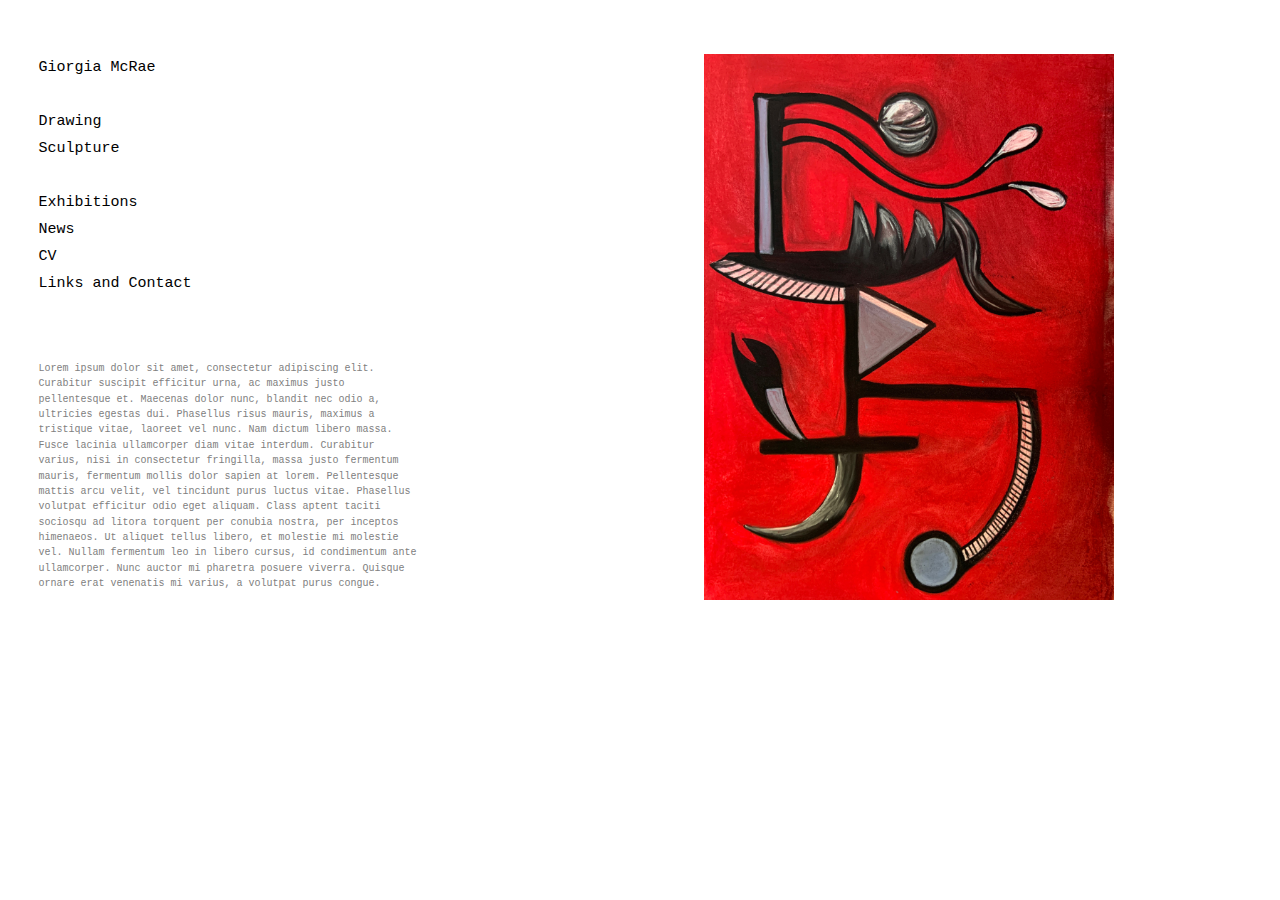
<file: index.html>
<!DOCTYPE html>
<html>
  <head>
    <link rel="stylesheet" type="text/css" href="giorgia.css">
    <meta name="viewport" content="width=device-width,initial-scale=1.0">
    <script src="https://code.jquery.com/jquery-3.3.1.min.js"></script>
  </head>


  <body>

<div 
    
    <div id="page">

      <div class="menuButton" onclick="menuButtonClick()">
        <div class="bar1"></div>
        <div class="bar2"></div>
        <div class="bar3"></div>
      </div>
          
      <div id="buffer">
      </div>
      <div id="menu" class="galleryMenu">
          
        <li id="mainMenu"><a href="index.html">Giorgia McRae</a></li>
        <br>
        <li id="mainMenu"><a href="drawing.html">Drawing</a></li>
        <li id="mainMenu"><a href="sculpture.html">Sculpture</a></li>
        <br>
        <li id="mainMenu"><a href="">Exhibitions</a></li>
        <li id="mainMenu"><a href="">News</a></li>
        <li id="mainMenu"><a href="">CV</a></li>
        <li id="mainMenu"><a href="links.html">Links and Contact</a></li>
          </ul>
          <br>
          <br>
          <p id="blurb">Lorem ipsum dolor sit amet, consectetur adipiscing elit. Curabitur suscipit efficitur urna, ac maximus justo pellentesque et. Maecenas dolor nunc, blandit nec odio a, ultricies egestas dui. Phasellus risus mauris, maximus a tristique vitae, laoreet vel nunc. Nam dictum libero massa. Fusce lacinia ullamcorper diam vitae interdum. Curabitur varius, nisi in consectetur fringilla, massa justo fermentum mauris, fermentum mollis dolor sapien at lorem. Pellentesque mattis arcu velit, vel tincidunt purus luctus vitae. Phasellus volutpat efficitur odio eget aliquam. Class aptent taciti sociosqu ad litora torquent per conubia nostra, per inceptos himenaeos. Ut aliquet tellus libero, et molestie mi molestie vel. Nullam fermentum leo in libero cursus, id condimentum ante ullamcorper. Nunc auctor mi pharetra posuere viverra. Quisque ornare erat venenatis mi varius, a volutpat purus congue.</p>
        </div>
        <div class="slideshow" id="slideshow">
          <div class="mySlides fade">
 
            <img src="slideshow/to-walk-to-crawl.JPG" >
            
          </div>
          
          <div class="mySlides fade">
            
            <img src="slideshow/For-Celia(G1).JPG" >
            
          </div>
          
          <div class="mySlides fade">
            
            <img class="tooBig" src="slideshow/Piano-key-necktie(G2).JPG" >
            
          </div>
          
          </div>
          <br>
          
          <div style="text-align:center">
            <span class="dot"></span> 
            <span class="dot"></span> 
            <span class="dot"></span> 
          </div>
          
          <div id="foot" class="foot">Lorem ipsum dolor sit amet, consectetur adipiscing elit.</div>






          
          <script>
          var slideIndex = 0;
          showSlides();
          
          function showSlides() {
            var i;
            var slides = document.getElementsByClassName("mySlides");
            var dots = document.getElementsByClassName("dot");
            for (i = 0; i < slides.length; i++) {
              slides[i].style.display = "none";  
            }
            slideIndex++;
            if (slideIndex > slides.length) {slideIndex = 1}    
            for (i = 0; i < dots.length; i++) {
              dots[i].className = dots[i].className.replace(" active", "");
            }
            slides[slideIndex-1].style.display = "grid";  
            dots[slideIndex-1].className += " active";
            setTimeout(showSlides, 5000); 
          }

	  var i = 0;
          var menuOn = false;

       function menuButtonClick() {
          var menu = document.getElementById("menu");
          var slideshow = document.getElementById("slideshow");
          var foot = document.getElementById("foot");
          
          if(window.innerWidth < 1024 && i == 0){
            menu.style.display = "none";
            i = 1;
          }

          if (menu.style.display === "none") {
            menu.style.display = "block";
            slideshow.style.display = "none";
            foot.style.display = "none";
	    menuOn = true;
          } else {
            menu.style.display = "none";
            slideshow.style.display = "grid";
            foot.style.display = "grid";
	    menuOn = false;
          }
        }

        window.addEventListener("resize", function() {
            var menu = document.getElementById("menu");
            var slideshow = document.getElementById("slideshow");
            var foot = document.getElementById("foot");
            
            if (window.matchMedia("(min-width: 768px)").matches) {
                menu.style.display = "block";
                slideshow.style.display = "grid";
                foot.style.display = "none";
            } else {
            if(menuOn == true){
                menu.style.display = "block";
                slideshow.style.display = "none";
                
            }
            if(menuOn == false){
                menu.style.display = "none";
                slideshow.style.display = "grid";
                foot.style.display = "grid";

            }
        }
})
</script>
        </div>
      </div>
    
    
  </body>
</html>
</file>
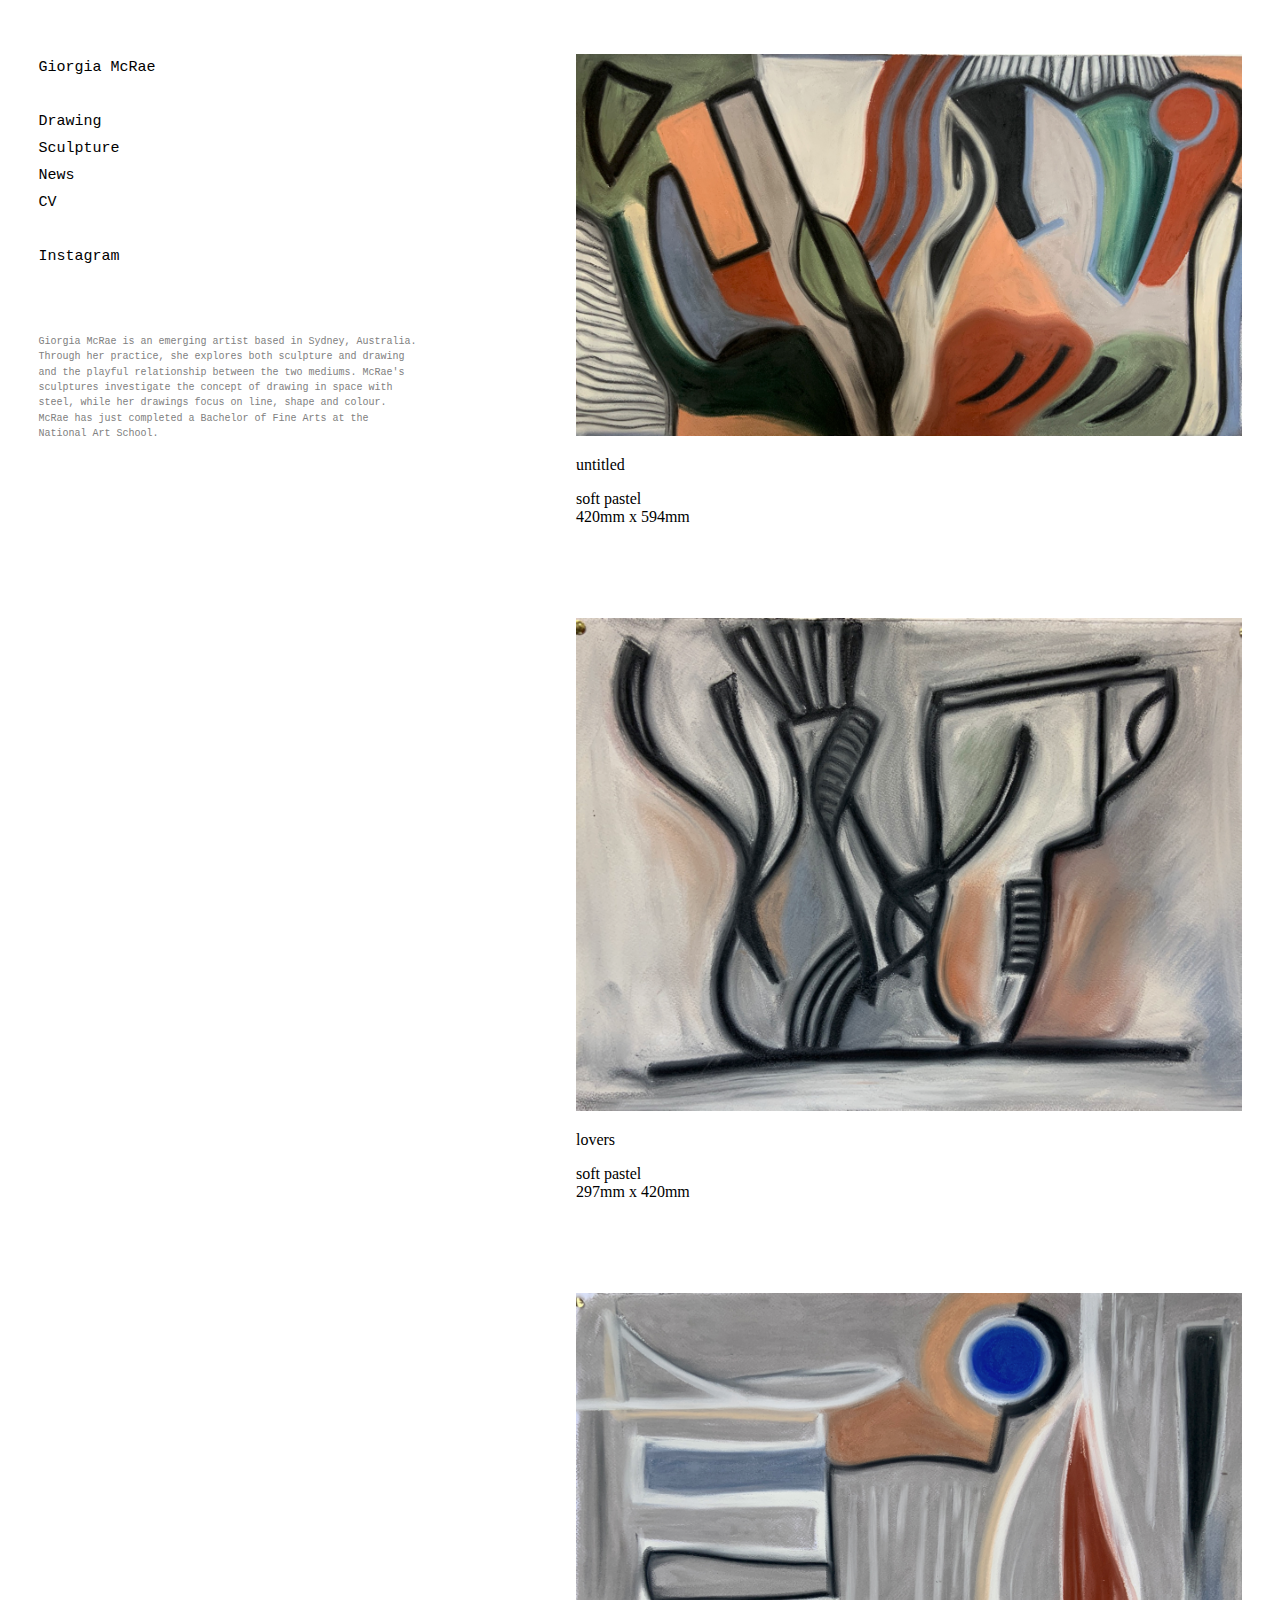
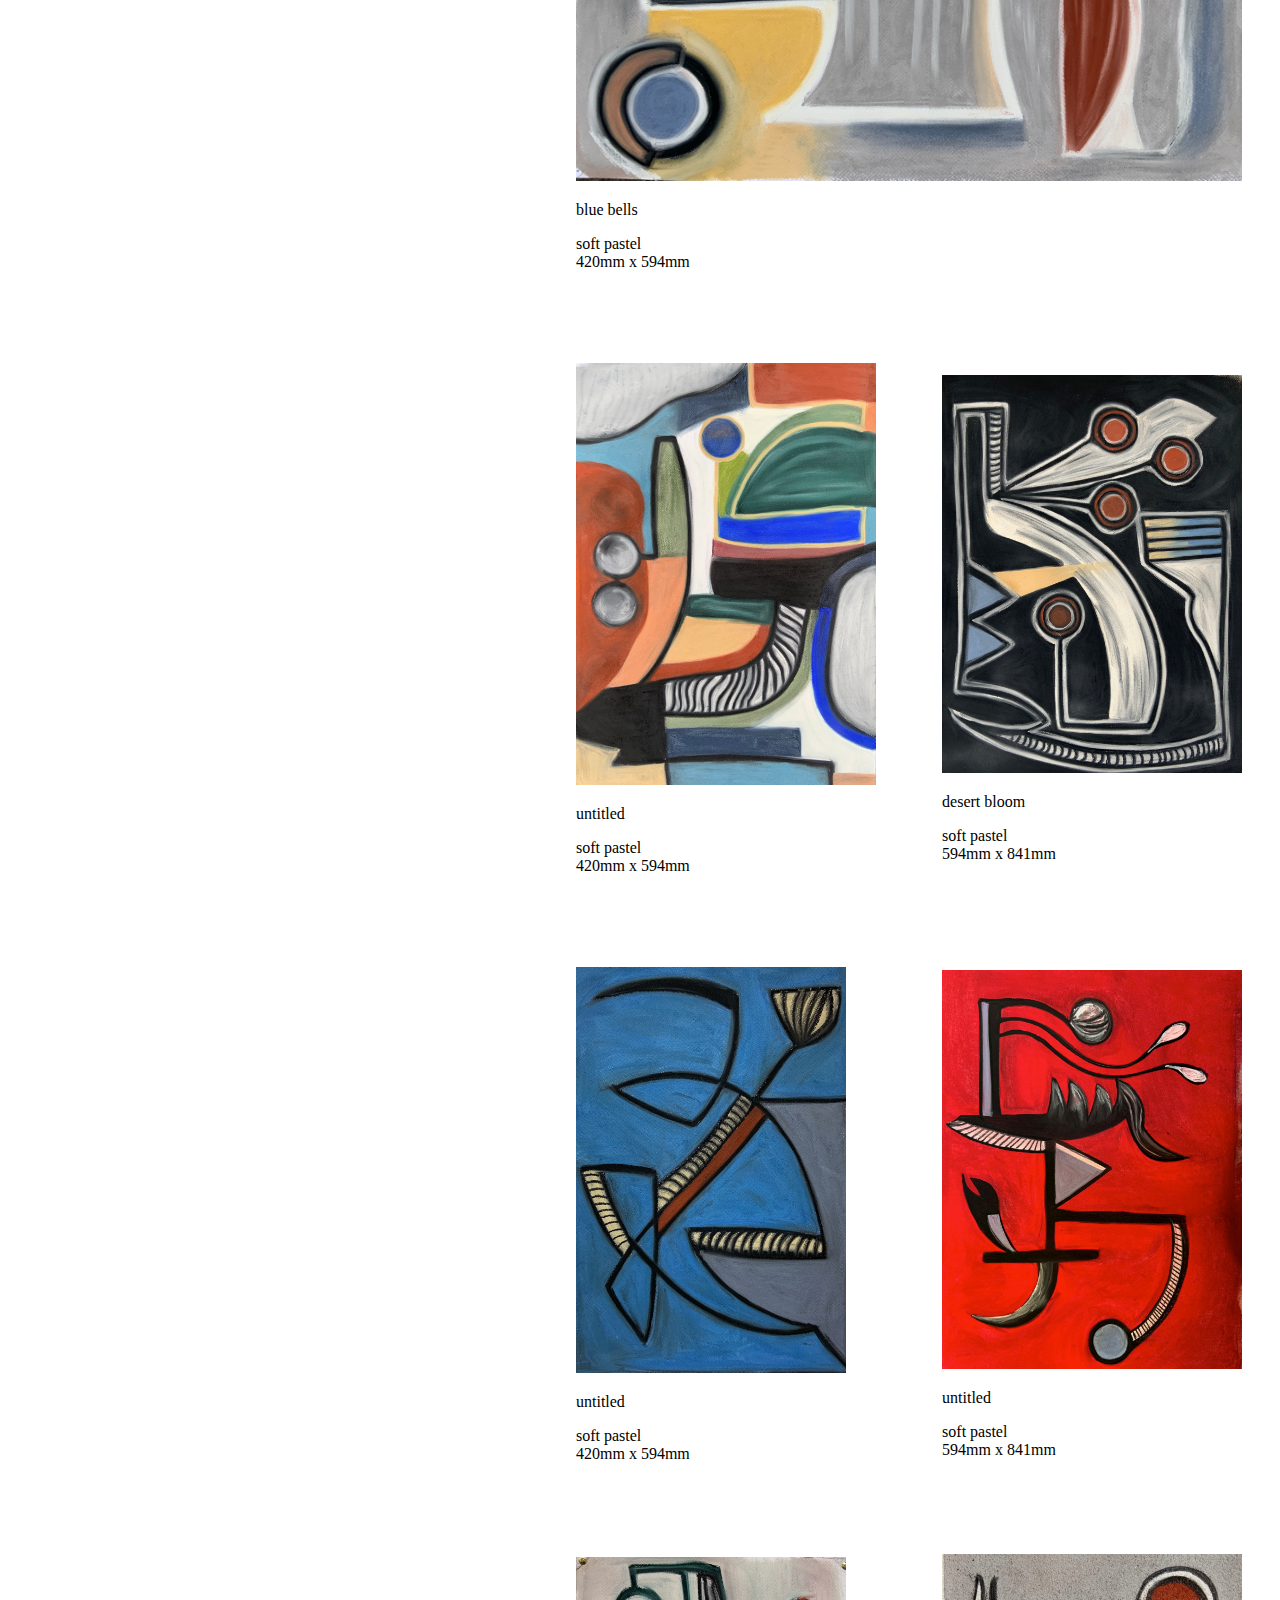
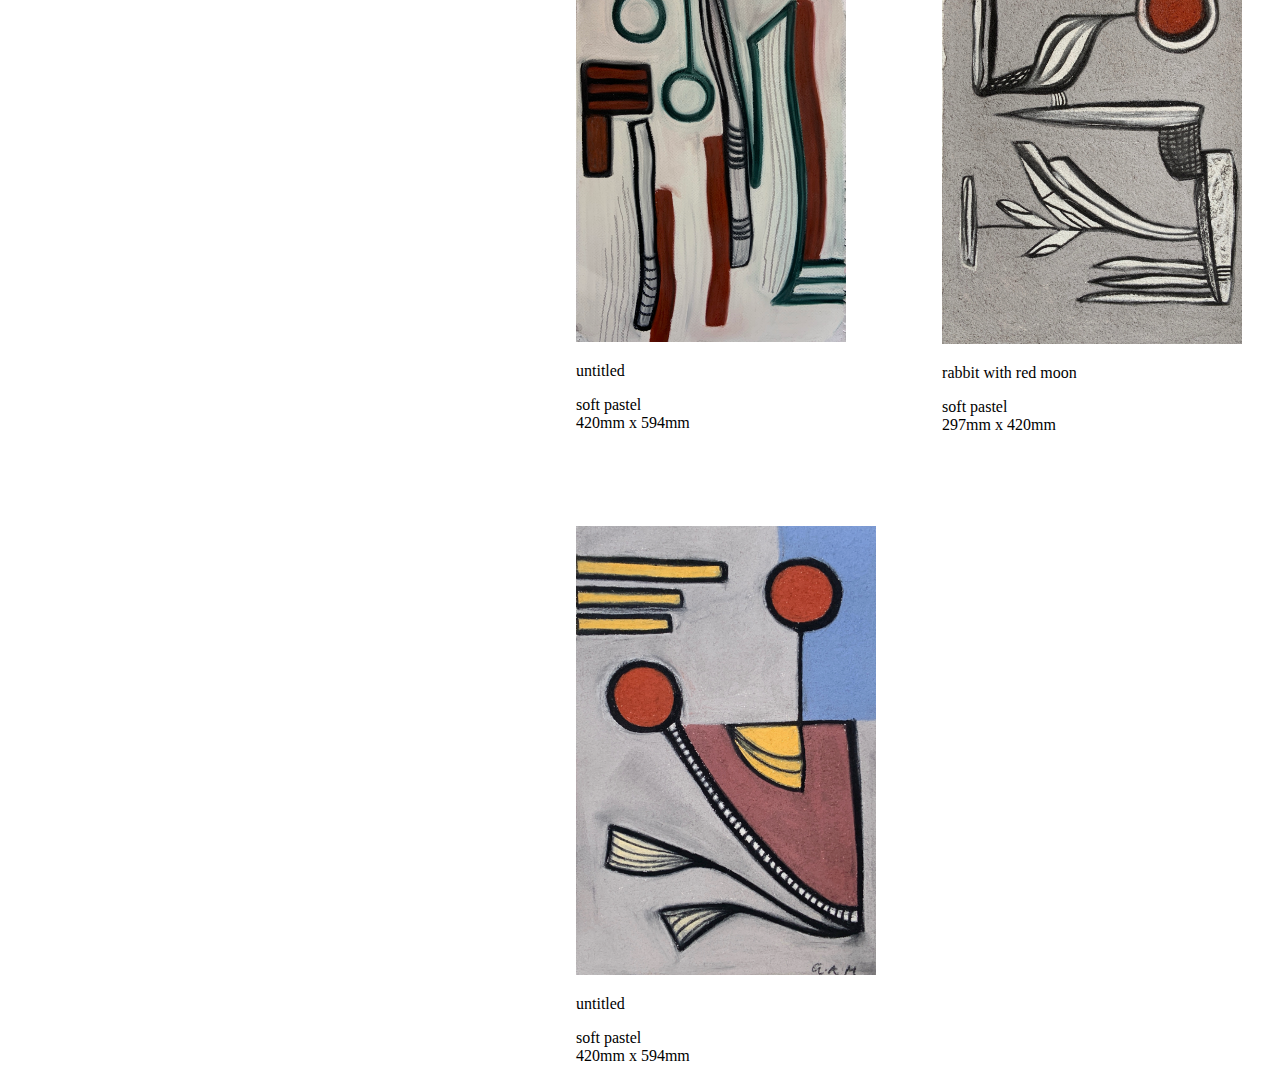
<file: drawing.html>
<!DOCTYPE html>
<html>
  <head>
    <link rel="stylesheet" type="text/css" href="giorgia.css">
    <meta name="viewport" content="width=device-width,initial-scale=1.0">
    <script src="https://code.jquery.com/jquery-3.3.1.min.js"></script>
  </head>


<body>
    




    <div id="page">
        <div class="menuButton" id="menuButton"  onclick="menuButtonClick()">
            <div class="bar1"></div>
            <div class="bar2"></div>
            <div class="bar3"></div>
          </div>
        <!--blank space at top of the page -->
      <div id="buffer"></div>
      <!--menu for main page and sub pages (will need to change for responsive)-->
      <div id="menu" class="galleryMenu">
          
        <li id="mainMenu"><a href="index.html">Giorgia McRae</a></li>
        <br>
        <li id="mainMenu"><a href="drawing.html">Drawing</a></li>
        <li id="mainMenu"><a href="sculpture.html">Sculpture</a></li>
        <li id="mainMenu"><a href="">News</a></li>
        <li id="mainMenu"><a href="">CV</a></li>
        <br>
        <li id="mainMenu"><a href="https://www.instagram.com/giorgiamcraeart/?hl=en">Instagram</a></li>
        
          
          <br>
          <br>
          <!--bio text to be added here-->
          <p id="blurb">Giorgia McRae is an emerging artist based in Sydney, Australia. Through her practice, she explores both sculpture and drawing and the playful relationship between the two mediums. McRae's sculptures investigate the concept of drawing in space with steel, while her drawings focus on line, shape and colour. McRae has just completed a Bachelor of Fine Arts at the National Art School.</p>
        </div>
    
 
    
    
    
    
    
    
    
    
    

        <div class="galleryContainer" id="galleryContainer" >
            <div id="galleryImage" class="landscape">
                <img  src="slideshow/Image 2.JPG" alt="untitled" id="imgLink">
                <div>
                    <p id="title" id="caption">untitled</p>
                    <p id="caption">soft pastel<br>420mm x 594mm</p>
                </div>
            </div>
                
            <div id="galleryImage" class="landscape">
                <img class="galleryImage"  src="slideshow/Image 3.JPG" alt="">
                <div>
                    <p id="title" id="caption">lovers</p>
                    <p id="caption">soft pastel<br>297mm x 420mm</p>
                </div>
            </div>

            <div id="galleryImage" class="landscape">
                <img class="galleryImage"  src="slideshow/Image 4.JPG" alt="">
                <div>
                    <p id="title" id="caption">blue bells</p>
                    <p id="caption">soft pastel<br>420mm x 594mm</p>
                </div>
            </div>

            <div id="galleryImage" >
                <img class="galleryImage"  src="slideshow/Image 5.JPG" alt="">
                <div>
                    <p id="title" id="caption">untitled</p>
                    <p id="caption">soft pastel<br>420mm x 594mm</p>
                </div>
            </div>

            <div id="galleryImage" >
                <img class="galleryImage"  src="slideshow/Image 6.JPG" alt="">
                <div>
                    <p id="title" id="caption">desert bloom</p>
                    <p id="caption">soft pastel<br>594mm x 841mm</p>
                </div>
            </div>

            <div id="galleryImage" class="tooBig">
                <img class="galleryImage"  src="slideshow/Image 7.JPG" alt="">
                <div>
                    <p id="title" id="caption">untitled</p>
                    <p id="caption">soft pastel<br>420mm x 594mm</p>
                </div>
            </div>

            <div id="galleryImage">
                <img class="galleryImage"  src="slideshow/Image 8.JPG" alt="">
                <div>
                    <p id="title" id="caption">untitled</p>
                    <p id="caption">soft pastel<br>594mm x 841mm</p>
                </div>
            </div>
            
            <div id="galleryImage" class="tooBig">
                <img class="galleryImage" src="slideshow/Image 9.JPG" alt="">
                <div>
                    <p id="title" id="caption">untitled</p>
                    <p id="caption">soft pastel<br>420mm x 594mm</p>
                </div>
            </div>

            <div id="galleryImage">
                <img class="galleryImage" src="slideshow/Image 10.JPG" alt="">
                <div>
                    <p id="title" id="caption">rabbit with red moon</p>
                    <p id="caption">soft pastel<br>297mm x 420mm</p>
                </div>
            </div>

            <div id="galleryImage">
                <img class="galleryImage" src="slideshow/Image 11.JPG" alt="">
                <div>
                    <p id="title" id="caption">untitled</p>
                    <p id="caption">soft pastel<br> 420mm x 594mm</p>
                </div>
            </div>

        
    </div> 

    <script>
         var i = 0;
          var menuOn = false;

       function menuButtonClick() {
          var menu = document.getElementById("menu");
          var galleryContainer = document.getElementById("galleryContainer");
          
          
          if(window.innerWidth < 1024 && i == 0){
            menu.style.display = "none";
            i = 1;
          }

          if (menu.style.display === "none") {
            menu.style.display = "block";
            galleryContainer.style.display = "none";
            
	    menuOn = true;
          } else {
            menu.style.display = "none";
            galleryContainer.style.display = "grid";
            
	    menuOn = false;
          }
        }

        window.addEventListener("resize", function() {
            var menu = document.getElementById("menu");
            var galleryContainer = document.getElementById("galleryContainer");
            
            
            if (window.matchMedia("(min-width: 768px)").matches) {
                menu.style.display = "block";
                galleryContainer.style.display = "grid";
                
            } else {
            if(menuOn == true){
                menu.style.display = "block";
                galleryContainer.style.display = "none";
                
            }
            if(menuOn == false){
                menu.style.display = "none";
                galleryContainer.style.display = "grid";
                

            }
        }
})

var target = $('.menuButton');
var targetHeight = target.outerHeight();

$(document).scroll(function(e){
    if( window.scrollY >= 51){
        target.css('opacity', 0.3);}
        else {
          target.css('opacity', 1)
        }

        
    }
);
</script>
        
      
      </body>
      </html>
</file>
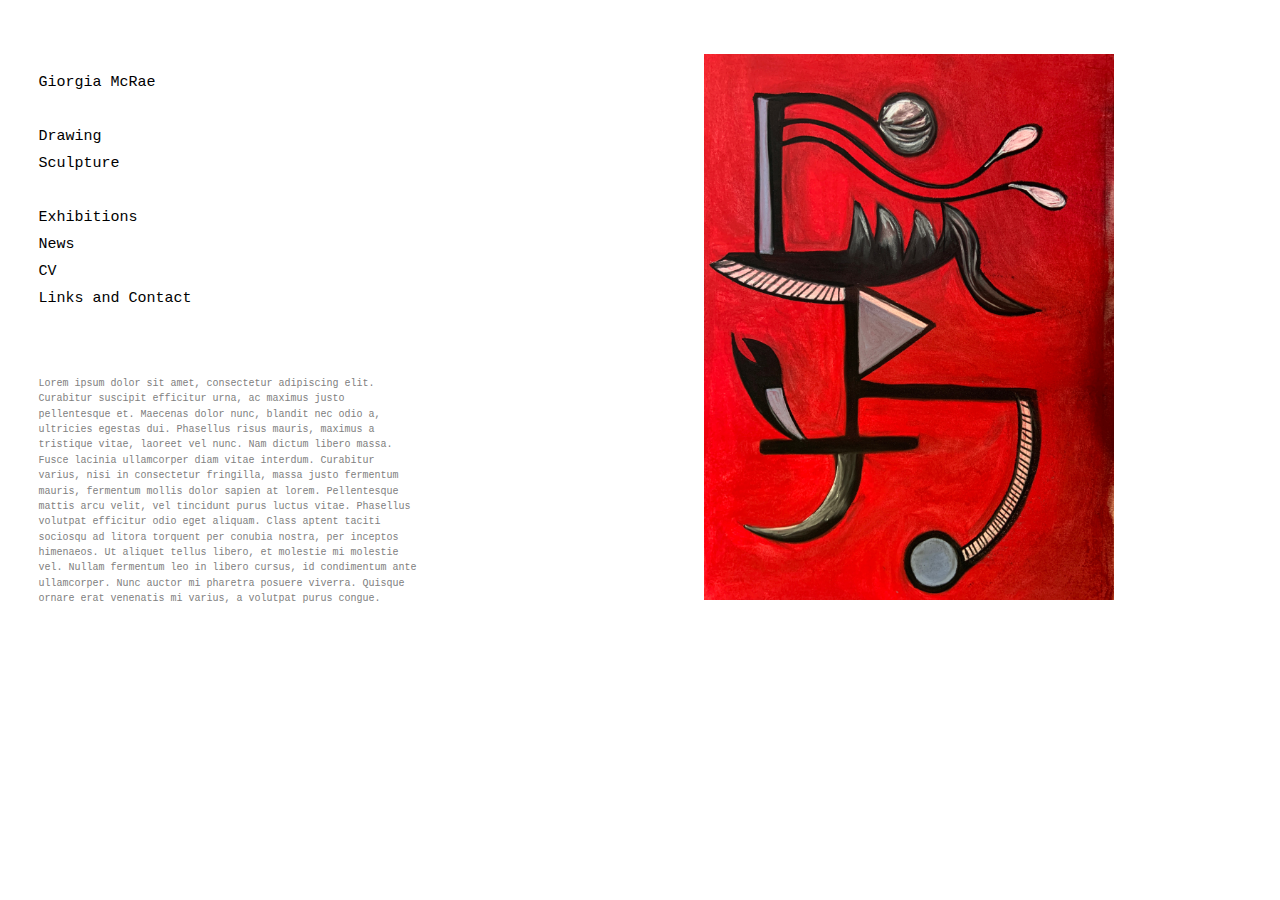
<file: giorgia.html>
<!DOCTYPE html>
<html>
  <head>
    <link rel="stylesheet" type="text/css" href="giorgia.css">
  </head>





  <body>
    
    <div id="page">
      <div id="buffer">
      </div>
        <div id="menu" class="galleryMenu">
          <ul ></ul>
            <li id="mainMenu"><a href="">Giorgia McRae</a></li>
            <br>
            <li id="mainMenu"><a href="drawing.html">Drawing</a></li>
            <li id="mainMenu"><a href="">Sculpture</a></li>
            <br>
            <li id="mainMenu"><a href="">Exhibitions</a></li>
            <li id="mainMenu"><a href="">News</a></li>
            <li id="mainMenu"><a href="">CV</a></li>
            <li id="mainMenu"><a href="">Links and Contact</a></li>
          </ul>
          <br>
          <br>
          <p id="blurb">Lorem ipsum dolor sit amet, consectetur adipiscing elit. Curabitur suscipit efficitur urna, ac maximus justo pellentesque et. Maecenas dolor nunc, blandit nec odio a, ultricies egestas dui. Phasellus risus mauris, maximus a tristique vitae, laoreet vel nunc. Nam dictum libero massa. Fusce lacinia ullamcorper diam vitae interdum. Curabitur varius, nisi in consectetur fringilla, massa justo fermentum mauris, fermentum mollis dolor sapien at lorem. Pellentesque mattis arcu velit, vel tincidunt purus luctus vitae. Phasellus volutpat efficitur odio eget aliquam. Class aptent taciti sociosqu ad litora torquent per conubia nostra, per inceptos himenaeos. Ut aliquet tellus libero, et molestie mi molestie vel. Nullam fermentum leo in libero cursus, id condimentum ante ullamcorper. Nunc auctor mi pharetra posuere viverra. Quisque ornare erat venenatis mi varius, a volutpat purus congue.</p>
        </div>
        <div class="slideshow">
          <div class="mySlides fade">
 
            <img src="slideshow/to-walk-to-crawl.JPG" style="width:100%">
            
          </div>
          
          <div class="mySlides fade">
            
            <img src="slideshow/For-Celia(G1).JPG" style="width:100%">
            
          </div>
          
          <div class="mySlides fade">
            
            <img src="slideshow/Piano-key-necktie(G2).JPG" style="width:90%">
            
          </div>
          
          </div>
          <br>
          
          <div style="text-align:center">
            <span class="dot"></span> 
            <span class="dot"></span> 
            <span class="dot"></span> 
          </div>
          
          <script>
          var slideIndex = 0;
          showSlides();
          
          function showSlides() {
            var i;
            var slides = document.getElementsByClassName("mySlides");
            var dots = document.getElementsByClassName("dot");
            for (i = 0; i < slides.length; i++) {
              slides[i].style.display = "none";  
            }
            slideIndex++;
            if (slideIndex > slides.length) {slideIndex = 1}    
            for (i = 0; i < dots.length; i++) {
              dots[i].className = dots[i].className.replace(" active", "");
            }
            slides[slideIndex-1].style.display = "block";  
            dots[slideIndex-1].className += " active";
            setTimeout(showSlides, 5000); 
          }
</script>
        </div>
      </div>
    











    
  </body>
</html>
</file>
<file: giorgia.css>
html {
    width: 100%;
    height: 100%;
    margin: 0px;
    padding: 0px;
    font-size: 16px;
}

body {
    margin: 0px;
    padding: 0px;
    width: 100%;
    height: 100%;
}


.menuButton{
  display:none;
}







#page {
    display: block;
    width: 100%; 
    height: 100%; 
    margin: 0px;
}

#buffer {
    width: 100%;
    height: 100%;
    
    height: 6vh;
    
    top: 0;

}

#mainMenu {
    list-style-type: none;
    text-decoration: none;
    width: 50%;
    height: 50%;
    
    
}

#menu {
    width: 30%;
    float: left;
    display: block;
    font-family: 'Courier New', Courier, monospace;
    font-size: 1vw;
    line-height: 2vw;
    margin-left: 3vw;
    
    
}



#blurb {
color: gray;    
font-size: 0.8vw;
max-width: 100%;
line-height: 1.2vw;
}

a {
    color: black;
    text-decoration: none;
}
img {
    width: 100%;
}
.slideshow {
    display: grid;
    grid-template-columns: repeat(2, 1fr);
    grid-template-rows: repeat(1, auto);
    grid-gap: 3rem;
    justify-items: center;
    align-items: center;
    margin-right: 3vw;
}

.mySlides {
    justify-self: center;
    width: 32vw;
    grid-column-end: span 2;
}

.tooBig {
    max-width: 90%;
}

.galleryMenu {
    top: 8rem;
    margin-right: 12vw;
}



.galleryContainer {
    max-width: 100%; 
    display: grid;
    grid-template-columns: repeat(2, 1fr);
    grid-template-rows: repeat(1, 1fr);
    grid-column-gap: 10%;
    grid-row-gap: 2%;
    
    align-items: center;
    margin-right: 3vw;
    
}

.galleryContainer img {
    width: 100%;
}

.landscape {
    grid-column-end: span 2;
}

.sculptureImg {
    max-width: 70%;
    grid-column-end: span 2;
}



.foot {
    display: none;
 }




.fade {
    
    
         -webkit-animation-name: fade;
         -webkit-animation-iteration-count: infinite;
         -webkit-animation-duration: 5s;
         animation-name: fade;
         animation-iteration-count: infinite;
         animation-duration: 5s;
         }
     
     @-webkit-keyframes fade {
         0% {opacity: 0;}
         15% {opacity: 1;}
         25% {opacity: 1;}
         80% {opacity: 1;}
         100% {opacity: 0;}
     }
     @keyframes fade {
        0% {opacity: 0;}
        15% {opacity: 1;}
         25% {opacity: 1;}
         80% {opacity: 1;}
         100% {opacity: 0;}
     }

@media only screen and (min-width: 1px) and (max-width:780px){

.menuButton {
        display: block;
        border-radius: 25px;
        cursor: pointer;
        margin: 0 auto;
        top: 6px;
        z-index: 2;
        position: sticky;
}

.bar1, .bar2, .bar3 {
    border-radius: 25px;
    width: 40px;
    height: 4px;
    background: #333;
    margin: 5px;
}

#blurb{
    visibility: hidden;
}


#menu{
    display: none;
    z-index: 999;	
    margin: 0;
    position: fixed;
    top: 10%;
    left: 25%;
    width: 100%;
    height: 80px;
    text-align: center;
}

.galleryMenu {
    opacity: 1;
    animation-name: fadeInOpacity;
    animation-iteration-count: 1;
    animation-timing-function: ease-in-out;
    animation-duration: .4s;
}

@keyframes fadeInOpacity {
    0% {
        opacity:0.5;
        transform:  translate(0px,10px);
    }
    100% {
        opacity:1;
        transform:  translate(0px,0px);
    }
}

.slideshow {
    display: grid;
    
    max-width: 99%;
    margin-left: auto;
    margin-right: auto;
    
      
}

.slideshow img {
    margin-left: auto;
    margin-right: auto;
    width: 99%;
}


   
}

@media only screen and (max-width:780px){
    #page {
        display: grid;
        height: auto;
       
        margin: 0px; 
        
        

       
        
    }
    #buffer {
        display: none;
    }

#menu {
    padding-top: 5vh;
    font-size: 100%;
}


.galleryContainer {
    padding-top: 20px;
    z-index: 1;
    margin: 0 auto;
    
    
    grid-template-columns: repeat(2, 1fr);
    grid-template-rows: repeat(1, 1fr);
    grid-gap: 2rem;   
    align-items: center;
    justify-items: center;
}
.galleryContainer img {
    margin-left: auto;
    margin-right: auto;
    width: 97vw;
}

.slideshow {
    padding-top: 6vh;
}

.mySlides{
    justify-self: center;
    width: 97vw;
}

.tooBig {
    max-width: 95%;
    justify-self: center;
}


#galleryImage {
    grid-column-end: span 2;
    
    
}

.sculptureImg {
    max-width: 100%;
    grid-column-end: span 2;
    
}

.foot {
    display: grid;
    font-size: 80%;
    width: 97vw;
    position: fixed;
    left:0;
    bottom: 0;
    right: 0;
    padding: 10px;
    text-align: center;
    font-family: 'Courier New', Courier, monospace;
    
}

.menuButton {
    display: block;
    border-radius: 25px;
    cursor: pointer;
    
    z-index: 2;
    
}
}

@media only screen and (min-width: 780px) and (max-width:1500px) {
#menu {
    font-size: 15px;
    line-height: 27px;
}
#blurb {
    font-size: 10px;
}
}
</file>
